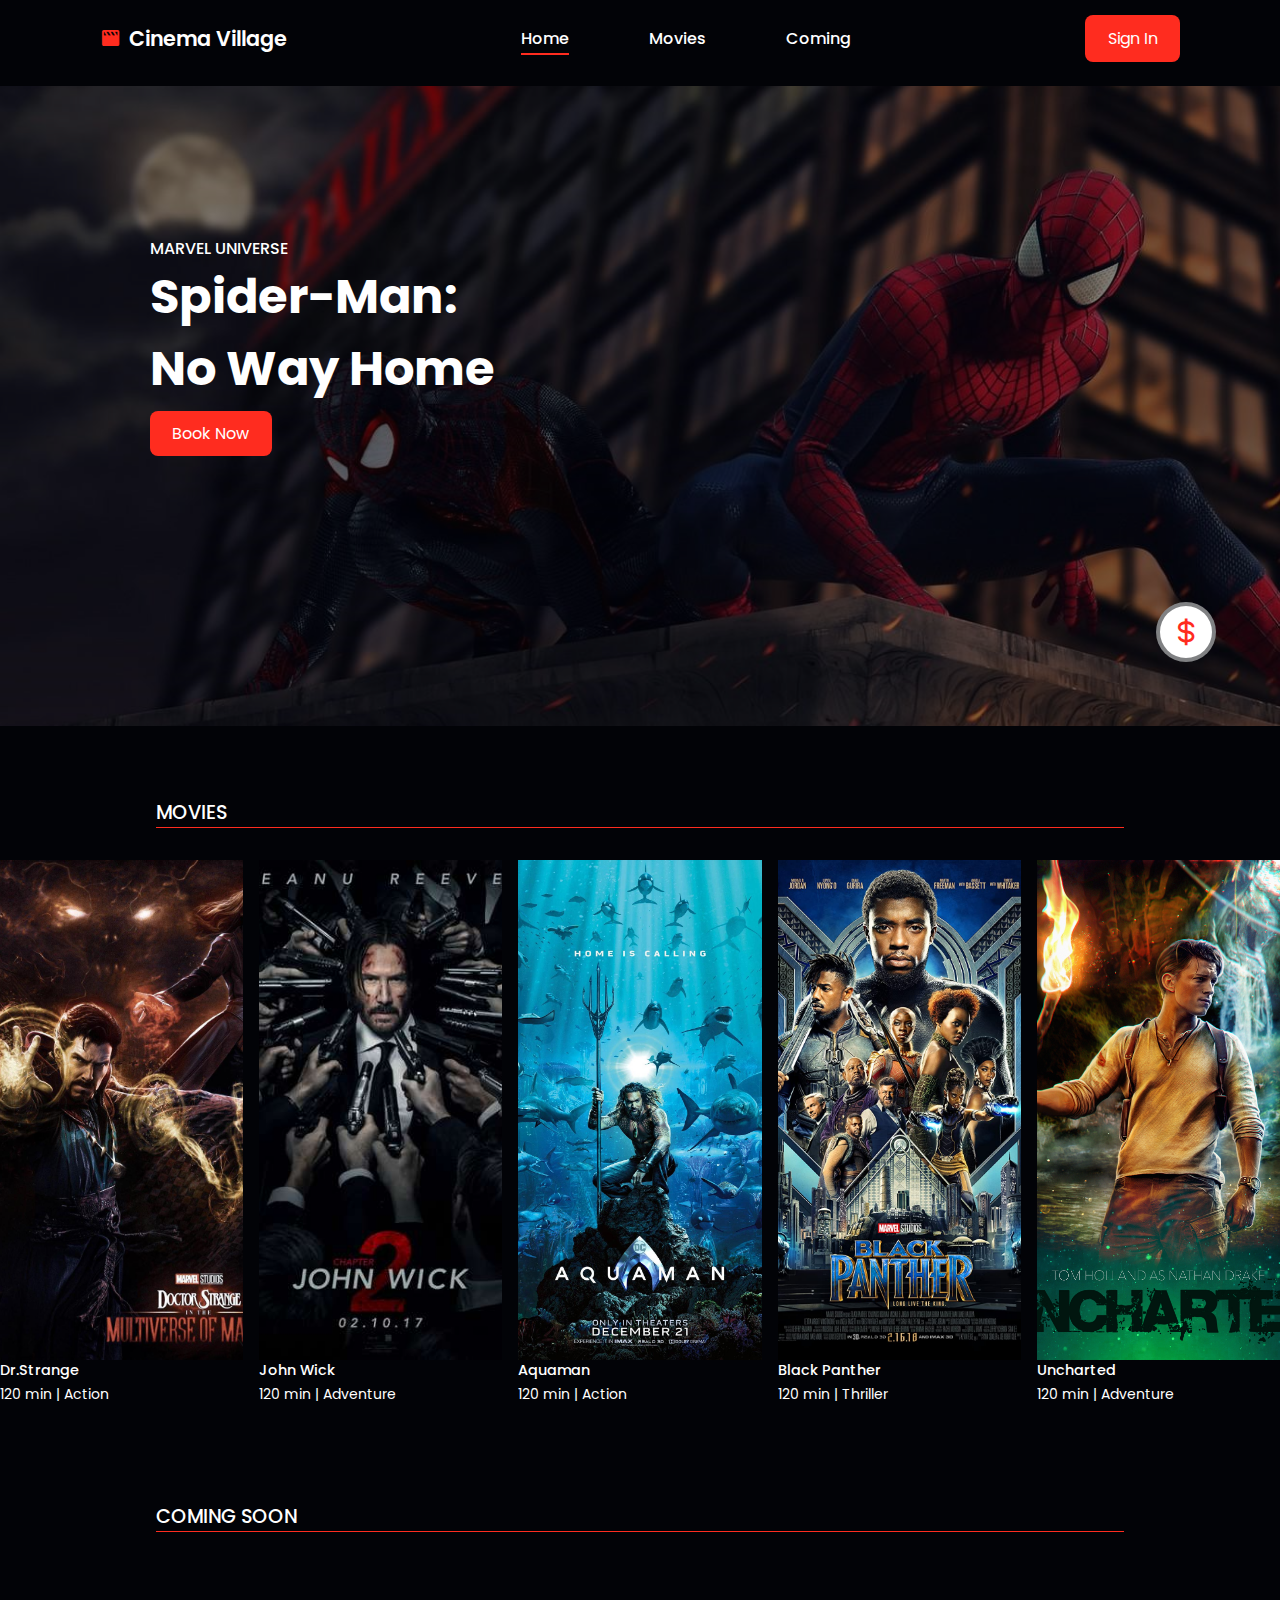
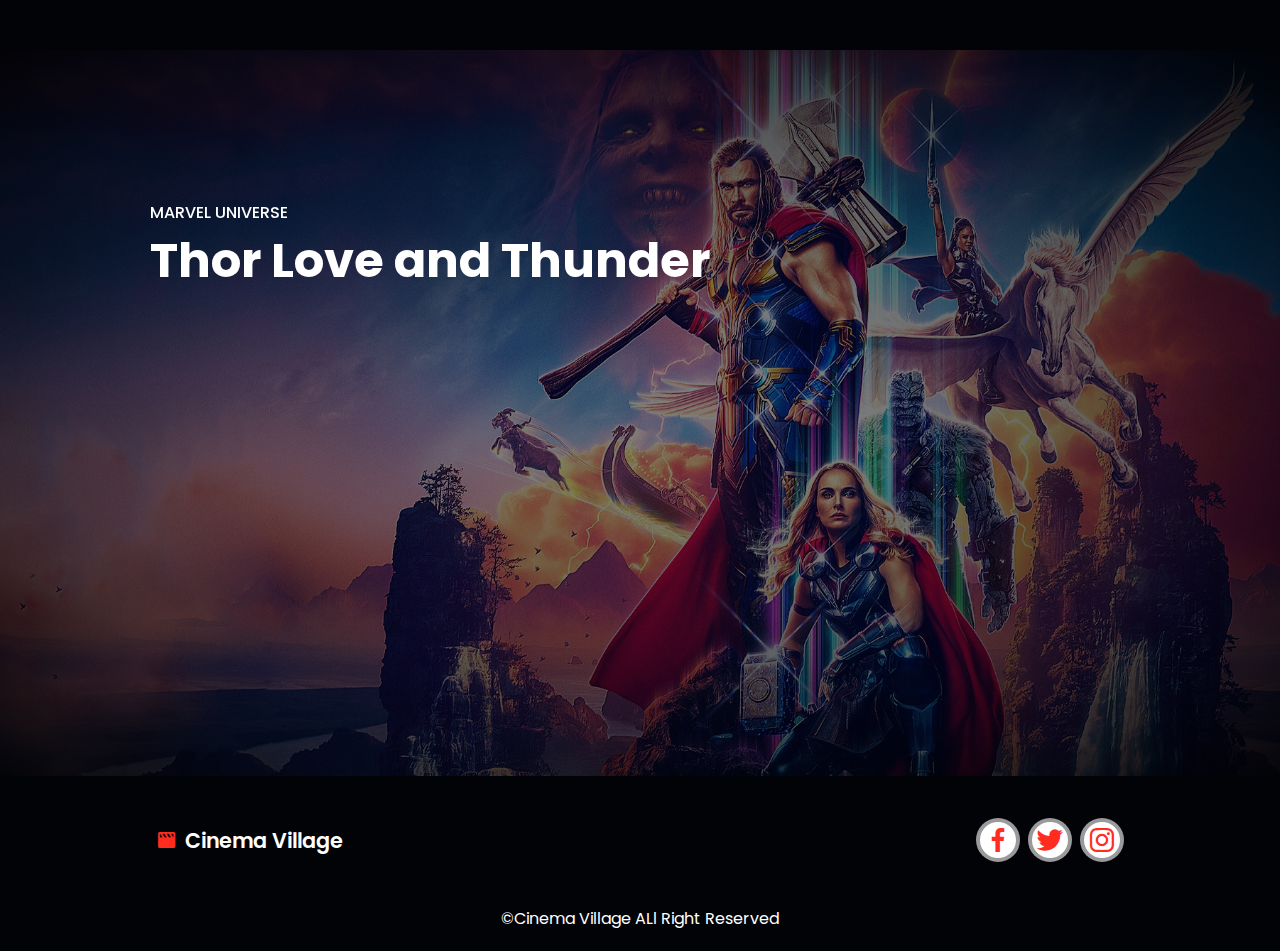
<file: home/index.html>
<!DOCTYPE html>
<html lang="en">
<head>
    <meta charset="UTF-8">
    <meta http-equiv="X-UA-Compatible" content="IE=edge">
    <meta name="viewport" content="width=device-width, initial-scale=1.0">
    <title>Cinema Village</title>
    <link rel="stylesheet" href="https://cdn.jsdelivr.net/npm/boxicons@latest/css/boxicons.min.css">
    <link rel="stylesheet" href="style.css">
      <link rel="stylesheet" href="https://cdn.jsdelivr.net/npm/swiper@9/swiper-bundle.min.css" />
</head>
<body>
    <header>
        <a href="#home" class="logo">
            <i class='bx bxs-movie' ></i>Cinema Village
        </a>
        <div class="bx bx-menu" id="menu-icon"></div>
        <ul class="navbar">
            <li><a href="#home" class="home-active">Home</a></li>
            <li><a href="#movies">Movies</a></li>
            <li><a href="#coming">Coming</a></li>
        </ul>
        <a href="login.html" class="btn">Sign In</a>
    </header>
    <section class="home swiper" id="home">
        <div class="swiper-wrapper">
            <div class="swiper-slide container">
                <img src="./img/home3.jpg" alt="">
                <div class="home-text">
                    <span>Marvel Universe</span>
                    <h1>Spider-Man: <br>No Way Home</h1>
                    <a href="booking.html" class="btn">Book Now</a>
                    <a href="spider-man.html" class="play">
                        <i class='bx bx-dollar'></i>
                    </a>
                </div>
            </div>
        </div>
    </section>
<section class="movies" id="movies">
      <h2 class="heading">Movies</h2>
      <div class="movies-container">
        <div class="box">
            <a href="dr-strange.html">
            <div class="box-img">
                <img src="./img/m1.jpg" alt="">
            </div>
            <h3>Dr.Strange</h3>
            <span>120 min | Action</span>
            </a>
        </div>
        <div class="box">
            <a href="john-wick.html">
            <div class="box-img">
                <img src="./img/m4.jpg" alt="">
            </div>
            <h3>John Wick</h3>
            <span>120 min | Adventure</span>
            </a>
        </div>
        <div class="box">
            <a href="aquman.html">
            <div class="box-img">
                <img src="./img/m5.jpg" alt="">
            </div>
            <h3>Aquaman</h3>
            <span>120 min | Action</span>
            </a>
        </div>
        <div class="box">
            <a href="panther.html">
            <div class="box-img">
                <img src="./img/m6.jpg" alt="">
            </div>
            <h3>Black Panther</h3>
            <span>120 min | Thriller</span>
            </a>
        </div>
        <div class="box">
            <a href="uncharted.html">
            <div class="box-img">
                <img src="./img/m7.jpg" alt="">
            </div>
            <h3>Uncharted</h3>
            <span>120 min | Adventure</span>
            </a>
        </div>
</section>

<section class="coming" id="coming">
    <h2 class="heading">Coming Soon</h2>
    <div class="coming-container">
        <div class="swiper-wrapper">
            <div class="swiper-slide container">
                <img src="./img/home2.png" alt="">
                <div class="home-text">
                    <span>Marvel Universe</span>
                    <h1>Thor Love and Thunder<br></h1>
                </div>
            </div>
        </div>
    </div>
</section>

<section class="footer">
    <a href="" class="logo">
        <i class="bx bxs-movie"></i>Cinema Village
    </a>
    <div class="social">
        <a href="https://www.facebook.com/facebook/?locale=pl_PL"><i class='bx bxl-facebook'></i></a>
        <a href="https://twitter.com/explore"><i class='bx bxl-twitter'></i></a>
        <a href="https://www.instagram.com/instagram/"><i class='bx bxl-instagram'></i></a>
    </div>
</section>

 <div class="copyright">
    <p>&#169;Cinema Village  ALl Right Reserved</p>
 </div>

  <script src="https://cdn.jsdelivr.net/npm/swiper@9/swiper-bundle.min.js"></script>
  <script src="main.js"></script>

</body>
</html>
</file>
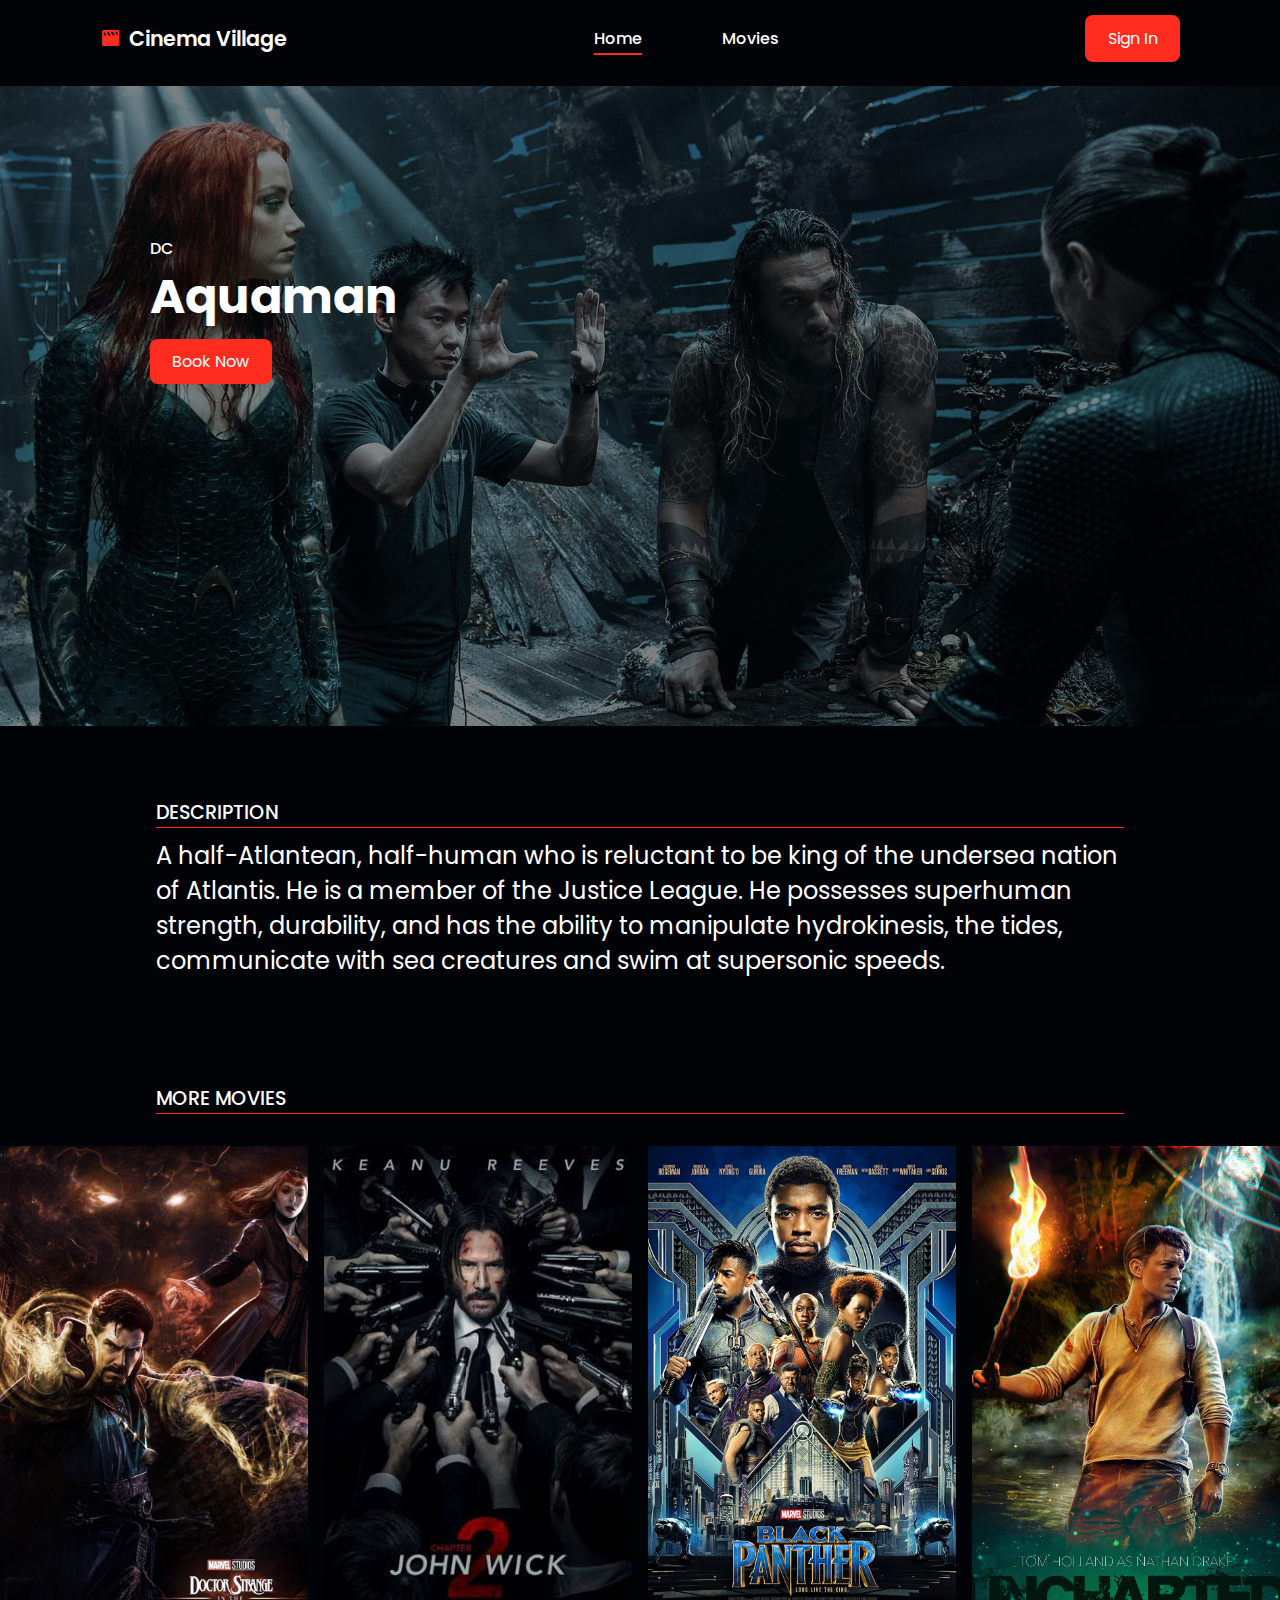
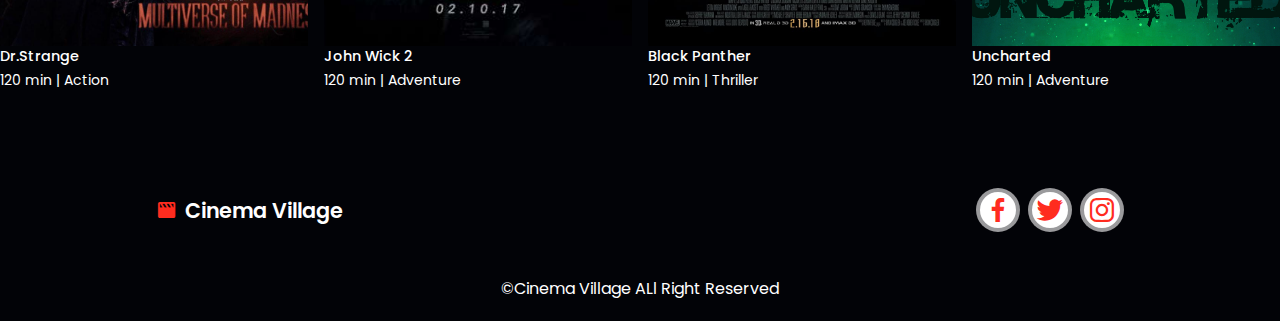
<file: home/aquman.html>
<!DOCTYPE html>
<html lang="en">
<head>
    <meta charset="UTF-8">
    <meta name="viewport" content="width=device-width, initial-scale=1.0">
    <link rel="stylesheet" href="https://cdn.jsdelivr.net/npm/boxicons@latest/css/boxicons.min.css">
    <link rel="stylesheet" href="style.css">
    <link rel="stylesheet" href="https://cdn.jsdelivr.net/npm/swiper@9/swiper-bundle.min.css" />
    <title>Document</title>
</head>
<body>
    <header>
        <a href="index.html" class="logo">
            <i class='bx bxs-movie' ></i>Cinema Village
        </a>
        <div class="bx bx-menu" id="menu-icon"></div>
        <ul class="navbar">
            <li><a href="#home" class="home-active">Home</a></li>
            <li><a href="#movies">Movies</a></li>
        </ul>
        <a href="login.html" class="btn">Sign In</a>
    </header>
    <section class="home swiper" id="home">
        <div class="swiper-wrapper">
            <div class="swiper-slide container">
                <img src="./img/aquaman.jpg" alt="">
                <div class="home-text">
                    <span>DC</span>
                    <h1>Aquaman</h1>
                    <a href="booking.html" class="btn">Book Now</a>
                </div>
            </div>
        </div>
    </section>
    <section class="desc-container">
        <h2 class="heading">Description</h2>
        <div class="desc">
            <p>A half-Atlantean, half-human who is reluctant to be king of the undersea nation of Atlantis. He is a member of the Justice League. He possesses superhuman strength, durability, and has the ability to manipulate hydrokinesis, the tides, communicate with sea creatures and swim at supersonic speeds.
            </p>
    </section>
    <section class="movies" id="movies">
        <h2 class="heading">More Movies</h2>
        <div class="movies-container">
            <div class="box">
                <div class="box-img">
                    <img src="./img/m1.jpg" alt="">
                </div>
                <h3><a href="dr-strange.html">Dr.Strange</h3>
                <span>120 min | Action</span>
                </a>
            </div>
            <div class="box">
                <div class="box-img">
                    <img src="./img/m4.jpg" alt="">
                </div>
                <h3><a href="john-wick.html">John Wick 2</h3>
                <span>120 min | Adventure</span>
                </a>
            </div>
          <div class="box">
              <div class="box-img">
                  <img src="./img/m6.jpg" alt="">
              </div>
              <h3><a href="panther.html">Black Panther</h3>
                <span>120 min | Thriller</span>
                </a>
          </div>
          <div class="box">
              <div class="box-img">
                  <img src="./img/m7.jpg" alt="">
              </div>
              <h3><a href="uncharted.html">Uncharted</h3>
                <span>120 min | Adventure</span>
                </a>
          </div>
  </section>
  <section class="footer">
    <a href="" class="logo">
        <i class="bx bxs-movie"></i>Cinema Village
    </a>
    <div class="social">
        <a href="https://www.facebook.com/facebook/?locale=pl_PL"><i class='bx bxl-facebook'></i></a>
        <a href="https://twitter.com/explore"><i class='bx bxl-twitter'></i></a>
        <a href="https://www.instagram.com/instagram/"><i class='bx bxl-instagram'></i></a>
    </div>
</section>

 <div class="copyright">
    <p>&#169;Cinema Village  ALl Right Reserved</p>
 </div>

  <script src="https://cdn.jsdelivr.net/npm/swiper@9/swiper-bundle.min.js"></script>
  <script src="main.js"></script>
</body>
</html>
</file>
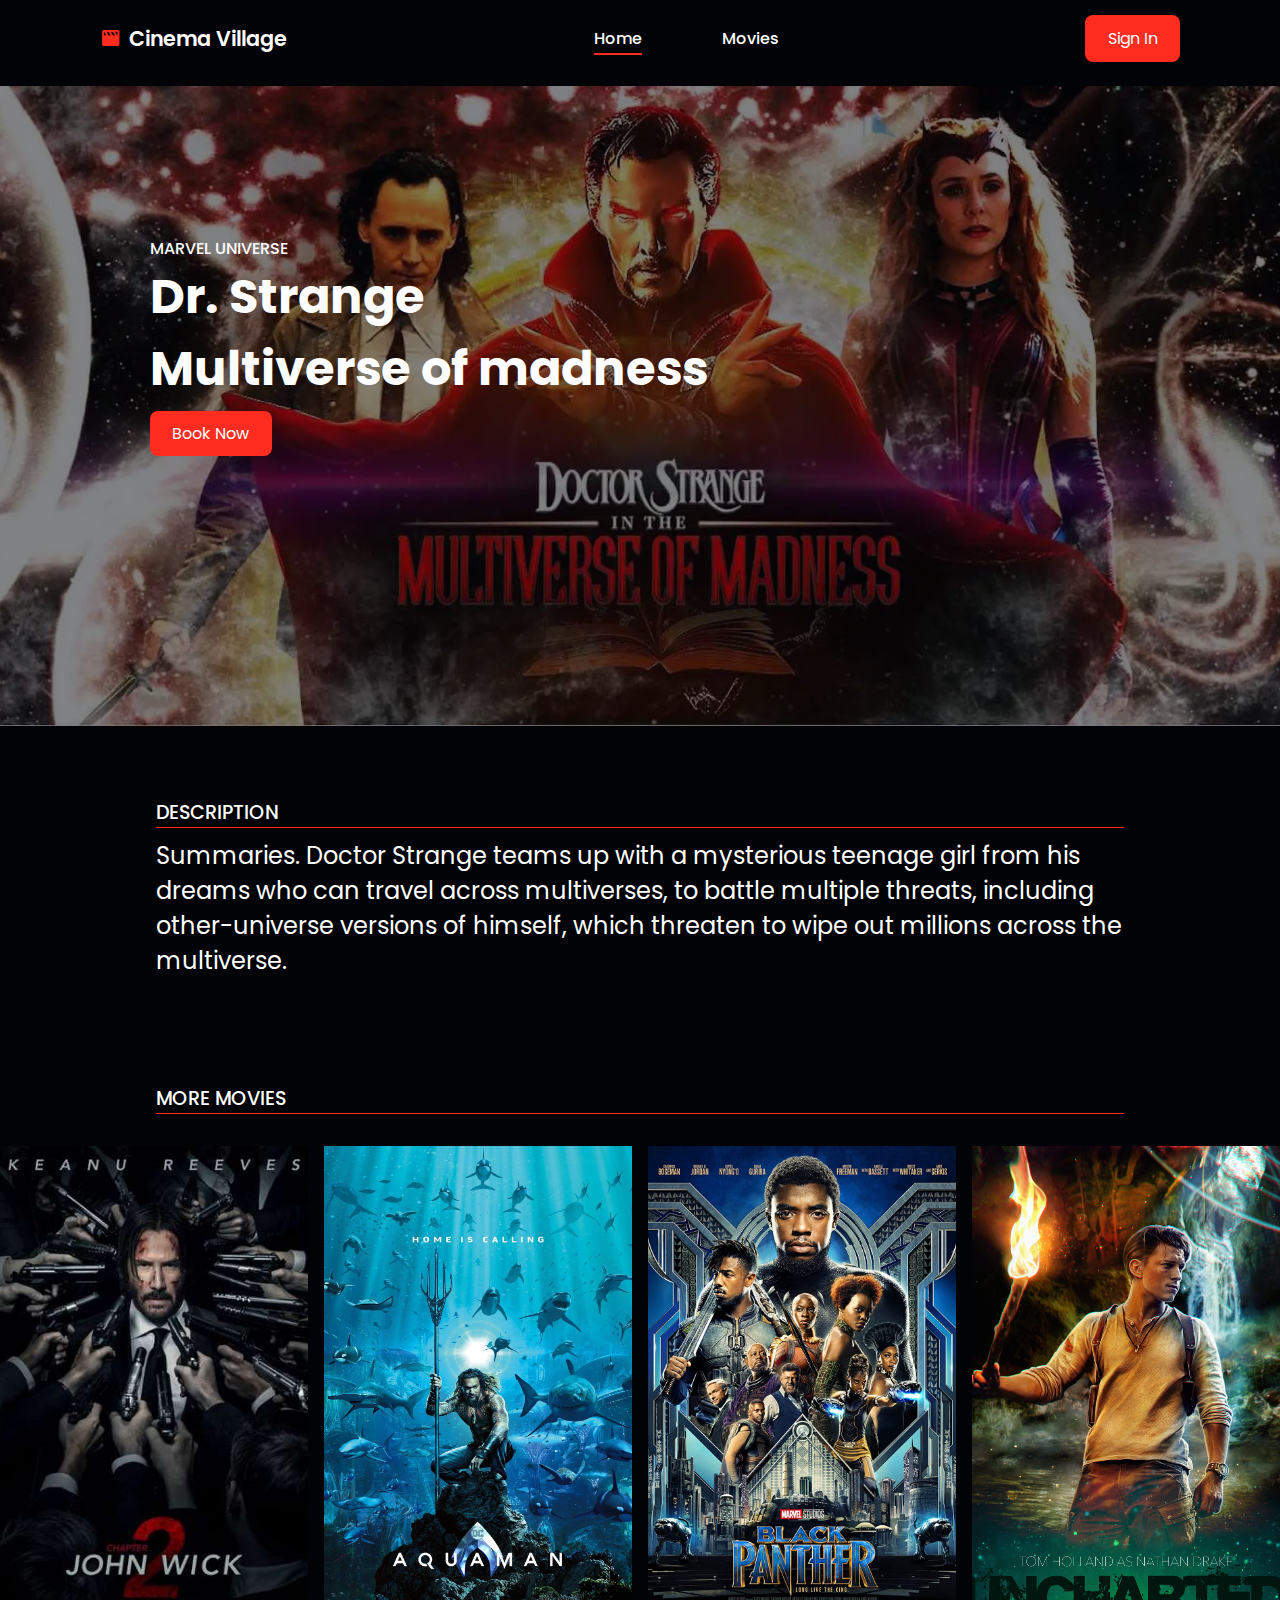
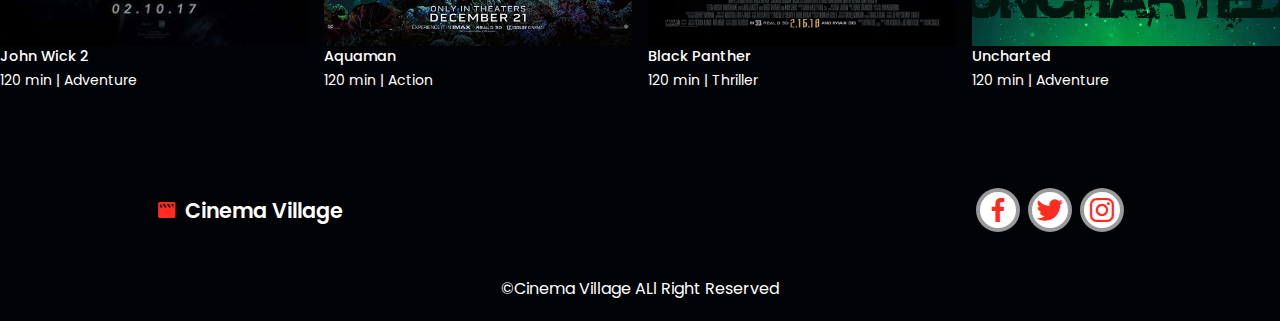
<file: home/dr-strange.html>
<!DOCTYPE html>
<html lang="en">
<head>
    <meta charset="UTF-8">
    <meta name="viewport" content="width=device-width, initial-scale=1.0">
    <link rel="stylesheet" href="https://cdn.jsdelivr.net/npm/boxicons@latest/css/boxicons.min.css">
    <link rel="stylesheet" href="style.css">
    <link rel="stylesheet" href="https://cdn.jsdelivr.net/npm/swiper@9/swiper-bundle.min.css" />
    <title>Document</title>
</head>
<body>
    <header>
        <a href="index.html" class="logo">
            <i class='bx bxs-movie' ></i>Cinema Village
        </a>
        <div class="bx bx-menu" id="menu-icon"></div>
        <ul class="navbar">
            <li><a href="#home" class="home-active">Home</a></li>
            <li><a href="#movies">Movies</a></li>
        </ul>
        <a href="login.html" class="btn">Sign In</a>
    </header>
    <section class="home swiper" id="home">
        <div class="swiper-wrapper">
            <div class="swiper-slide container">
                <img src="./img/multiverse.webp" alt="">
                <div class="home-text">
                    <span>Marvel Universe</span>
                    <h1>Dr. Strange <br>Multiverse of madness</h1>
                    <a href="booking.html" class="btn">Book Now</a>
                </div>
            </div>
        </div>
    </section>
    <section class="desc-container">
        <h2 class="heading">Description</h2>
        <div class="desc">
            <p>Summaries. Doctor Strange teams up with a mysterious teenage girl from his dreams who can travel across multiverses, to battle multiple threats, including other-universe versions of himself, which threaten to wipe out millions across the multiverse.</p>
        </div>
    </section>
    <section class="movies" id="movies">
        <h2 class="heading">More Movies</h2>
        <div class="movies-container">
          <div class="box">
              <div class="box-img">
                  <img src="./img/m4.jpg" alt="">
              </div>
              <h3><a href="john-wick.html">John Wick 2</h3>
              <span>120 min | Adventure</span>
              </a>
          </div>
          <div class="box">
              <div class="box-img">
                  <img src="./img/m5.jpg" alt="">
              </div>
              <h3><a href="aquman.html">Aquaman</h3>
                <span>120 min | Action</span>
                </a>
          </div>
          <div class="box">
              <div class="box-img">
                  <img src="./img/m6.jpg" alt="">
              </div>
              <h3><a href="panther.html">Black Panther</h3>
                <span>120 min | Thriller</span>
                </a>
          </div>
          <div class="box">
              <div class="box-img">
                  <img src="./img/m7.jpg" alt="">
              </div>
              <h3><a href="uncharted.html">Uncharted</h3>
                <span>120 min | Adventure</span>
                </a>
          </div>
  </section>
  <section class="footer">
    <a href="" class="logo">
        <i class="bx bxs-movie"></i>Cinema Village
    </a>
    <div class="social">
        <a href="https://www.facebook.com/facebook/?locale=pl_PL"><i class='bx bxl-facebook'></i></a>
        <a href="https://twitter.com/explore"><i class='bx bxl-twitter'></i></a>
        <a href="https://www.instagram.com/instagram/"><i class='bx bxl-instagram'></i></a>
    </div>
</section>

 <div class="copyright">
    <p>&#169;Cinema Village  ALl Right Reserved</p>
 </div>

  <script src="https://cdn.jsdelivr.net/npm/swiper@9/swiper-bundle.min.js"></script>
  <script src="main.js"></script>
</body>
</html>
</file>
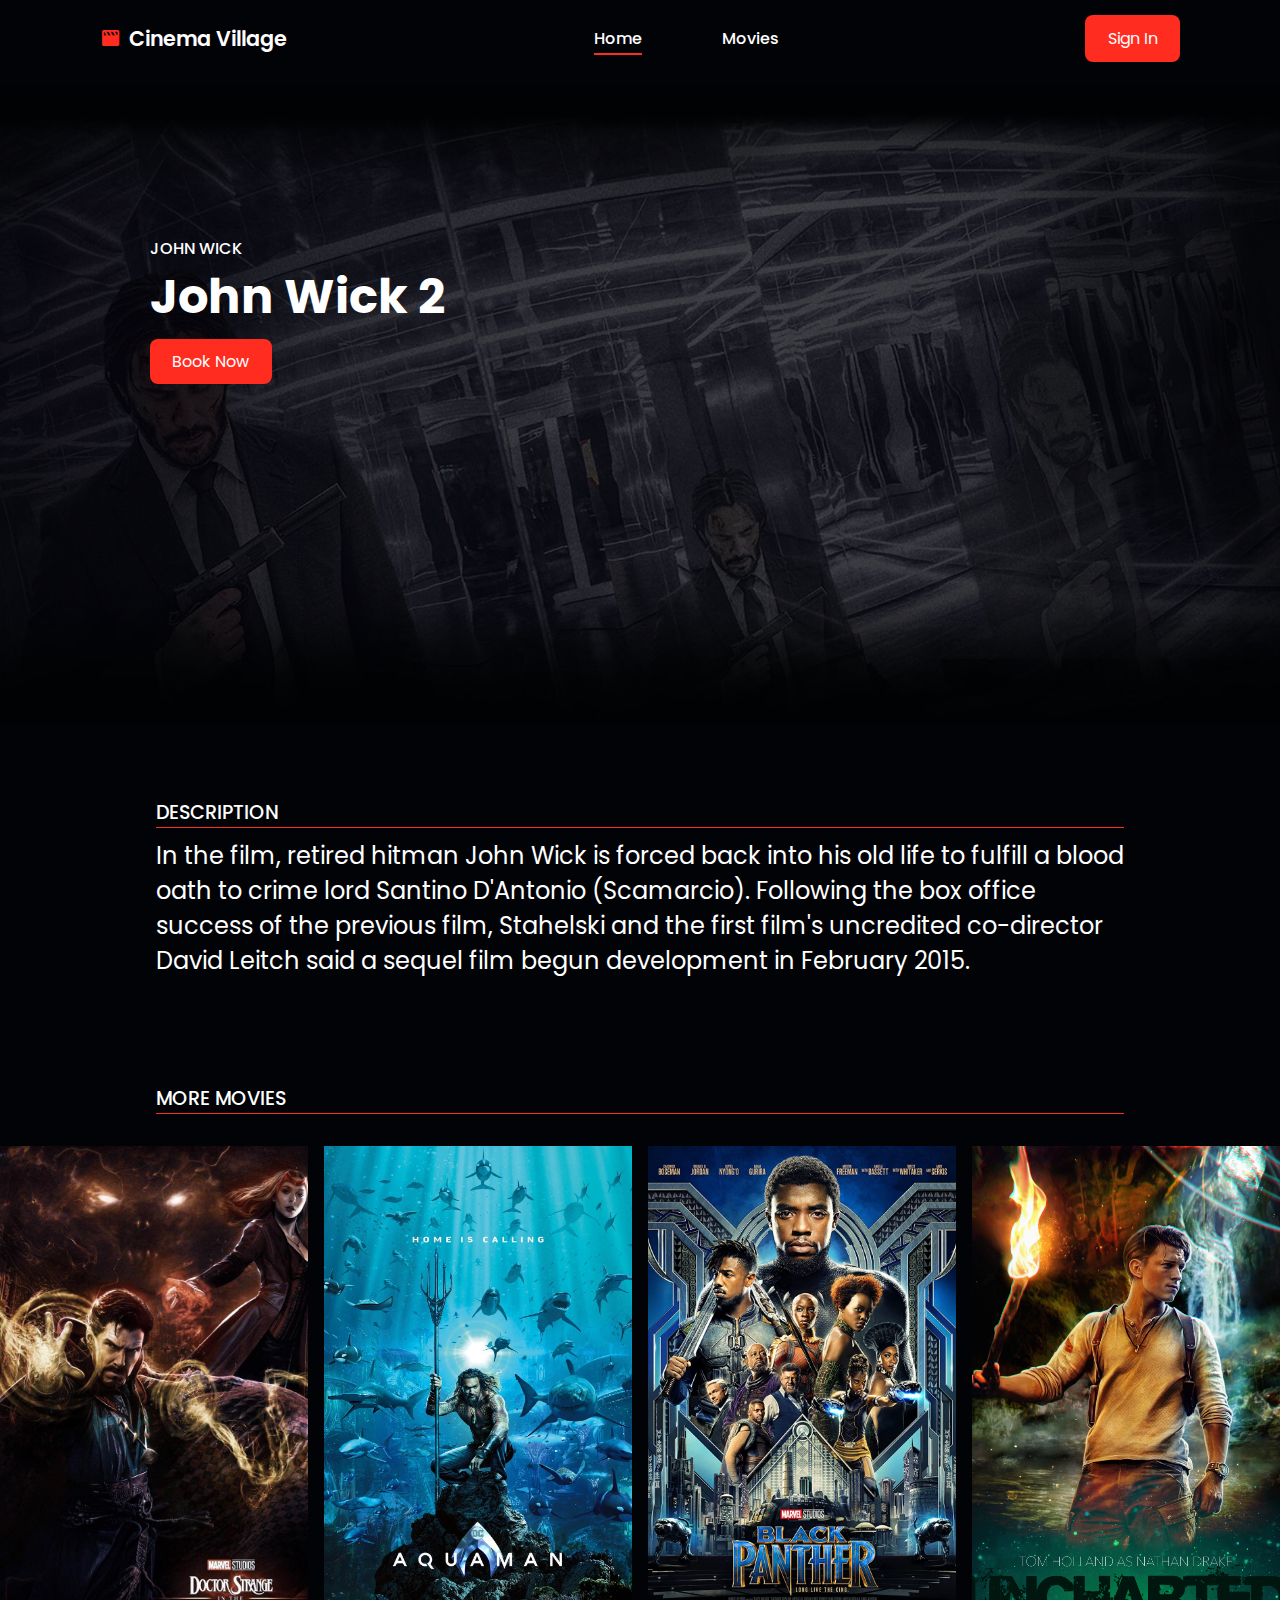
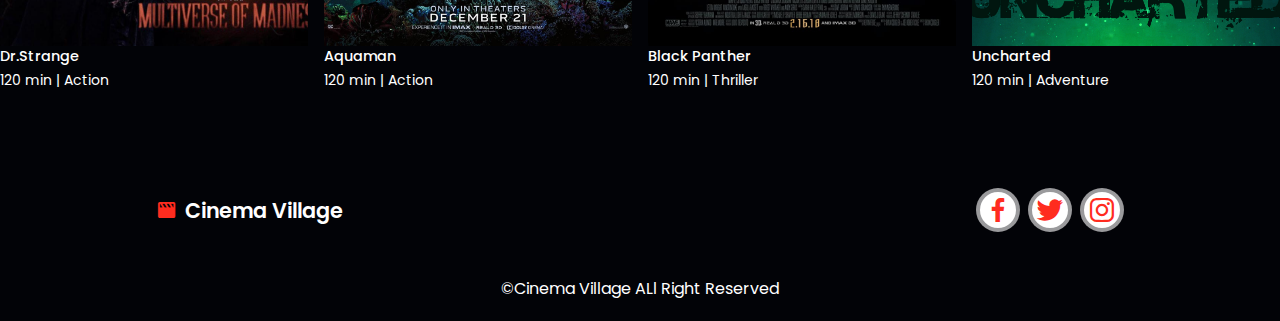
<file: home/john-wick.html>
<!DOCTYPE html>
<html lang="en">
<head>
    <meta charset="UTF-8">
    <meta name="viewport" content="width=device-width, initial-scale=1.0">
    <link rel="stylesheet" href="https://cdn.jsdelivr.net/npm/boxicons@latest/css/boxicons.min.css">
    <link rel="stylesheet" href="style.css">
    <link rel="stylesheet" href="https://cdn.jsdelivr.net/npm/swiper@9/swiper-bundle.min.css" />
    <title>Document</title>
</head>
<body>
    <header>
        <a href="index.html" class="logo">
            <i class='bx bxs-movie' ></i>Cinema Village
        </a>
        <div class="bx bx-menu" id="menu-icon"></div>
        <ul class="navbar">
            <li><a href="#home" class="home-active">Home</a></li>
            <li><a href="#movies">Movies</a></li>
        </ul>
        <a href="login.html" class="btn">Sign In</a>
    </header>
    <section class="home swiper" id="home">
        <div class="swiper-wrapper">
            <div class="swiper-slide container">
                <img src="./img/wick.jpg" alt="">
                <div class="home-text">
                    <span>John wick</span>
                    <h1>John Wick 2</h1>
                    <a href="booking.html" class="btn">Book Now</a>
                </div>
            </div>
        </div>
    </section>
    <section class="desc-container">
        <h2 class="heading">Description</h2>
        <div class="desc">
            <p>In the film, retired hitman John Wick is forced back into his old life to fulfill a blood oath to crime lord Santino D'Antonio (Scamarcio). Following the box office success of the previous film, Stahelski and the first film's uncredited co-director David Leitch said a sequel film begun development in February 2015.</p>
        </div>
    </section>
    <section class="movies" id="movies">
        <h2 class="heading">More Movies</h2>
        <div class="movies-container">
            <div class="box">
                <div class="box-img">
                    <img src="./img/m1.jpg" alt="">
                </div>
                <h3><a href="dr-strange.html">Dr.Strange</h3>
                <span>120 min | Action</span>
                </a>
            </div>
          <div class="box">
              <div class="box-img">
                  <img src="./img/m5.jpg" alt="">
              </div>
              <h3><a href="aquman.html">Aquaman</h3>
                <span>120 min | Action</span>
                </a>
          </div>
          <div class="box">
              <div class="box-img">
                  <img src="./img/m6.jpg" alt="">
              </div>
              <h3><a href="panther.html">Black Panther</h3>
                <span>120 min | Thriller</span>
                </a>
          </div>
          <div class="box">
              <div class="box-img">
                  <img src="./img/m7.jpg" alt="">
              </div>
              <h3><a href="uncharted.html">Uncharted</h3>
                <span>120 min | Adventure</span>
                </a>
          </div>
  </section>
  <section class="footer">
    <a href="" class="logo">
        <i class="bx bxs-movie"></i>Cinema Village
    </a>
    <div class="social">
        <a href="https://www.facebook.com/facebook/?locale=pl_PL"><i class='bx bxl-facebook'></i></a>
        <a href="https://twitter.com/explore"><i class='bx bxl-twitter'></i></a>
        <a href="https://www.instagram.com/instagram/"><i class='bx bxl-instagram'></i></a>
    </div>
</section>

 <div class="copyright">
    <p>&#169;Cinema Village  ALl Right Reserved</p>
 </div>

  <script src="https://cdn.jsdelivr.net/npm/swiper@9/swiper-bundle.min.js"></script>
  <script src="main.js"></script>
</body>
</html>
</file>
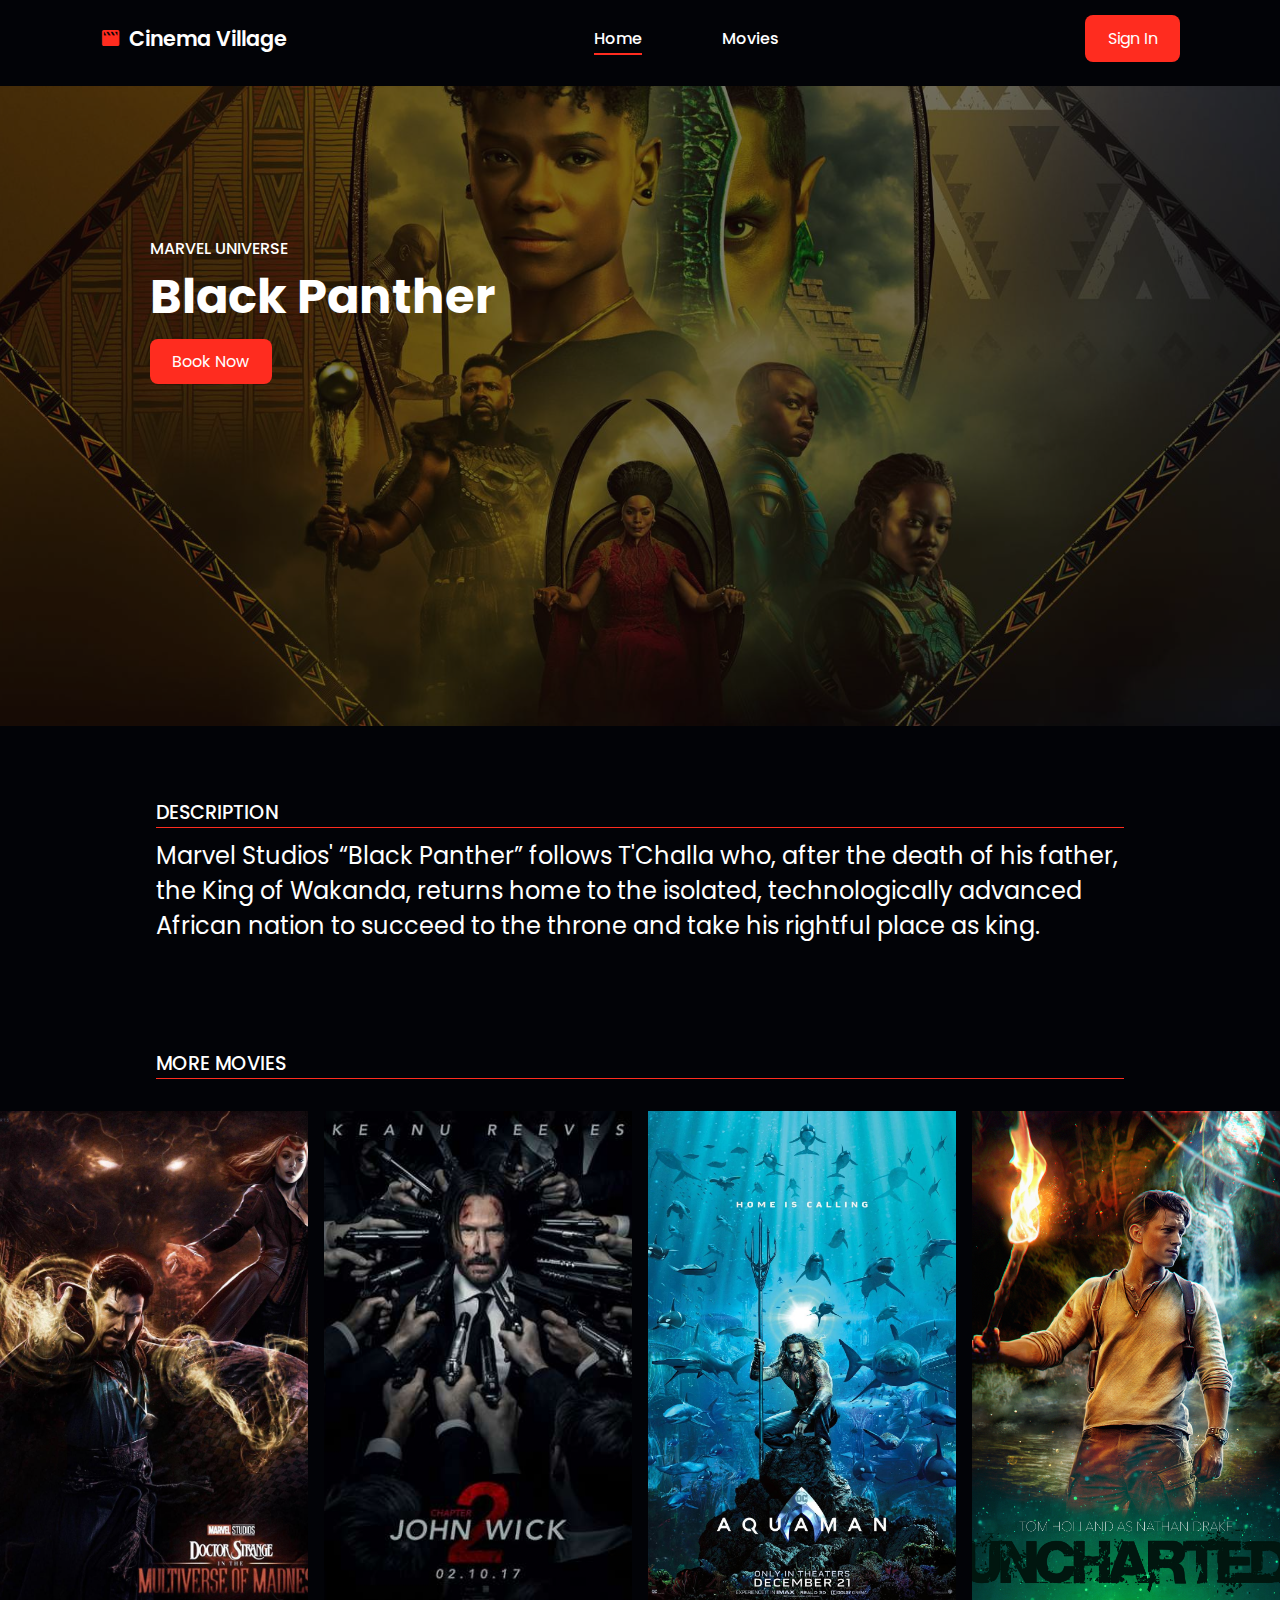
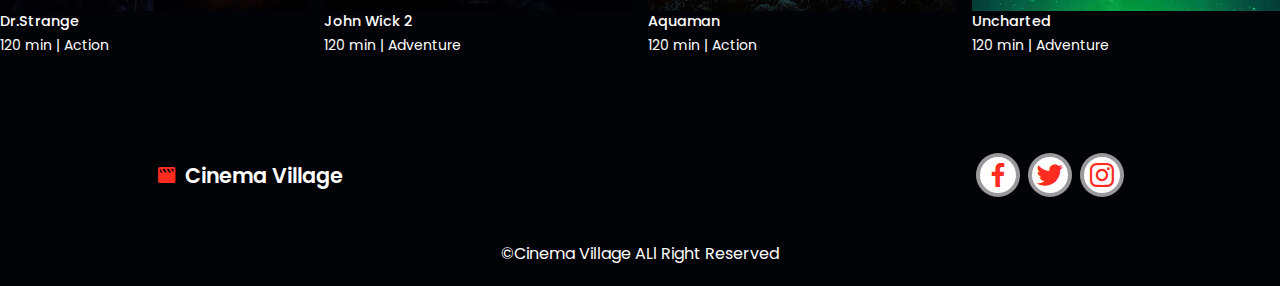
<file: home/panther.html>
<!DOCTYPE html>
<html lang="en">
<head>
    <meta charset="UTF-8">
    <meta name="viewport" content="width=device-width, initial-scale=1.0">
    <link rel="stylesheet" href="https://cdn.jsdelivr.net/npm/boxicons@latest/css/boxicons.min.css">
    <link rel="stylesheet" href="style.css">
    <link rel="stylesheet" href="https://cdn.jsdelivr.net/npm/swiper@9/swiper-bundle.min.css" />
    <title>Document</title>
</head>
<body>
    <header>
        <a href="index.html" class="logo">
            <i class='bx bxs-movie' ></i>Cinema Village
        </a>
        <div class="bx bx-menu" id="menu-icon"></div>
        <ul class="navbar">
            <li><a href="#home" class="home-active">Home</a></li>
            <li><a href="#movies">Movies</a></li>
        </ul>
        <a href="login.html" class="btn">Sign In</a>
    </header>
    <section class="home swiper" id="home">
        <div class="swiper-wrapper">
            <div class="swiper-slide container">
                <img src="./img/black-panther.jpg" alt="">
                <div class="home-text">
                    <span>Marvel Universe</span>
                    <h1>Black Panther</h1>
                    <a href="booking.html" class="btn">Book Now</a>
                </div>
            </div>
        </div>
    </section>
    <section class="desc-container">
        <h2 class="heading">Description</h2>
        <div class="desc">
            <p>Marvel Studios' “Black Panther” follows T'Challa who, after the death of his father, the King of Wakanda, returns home to the isolated, technologically advanced African nation to succeed to the throne and take his rightful place as king.
            </p>
    </section>
    <section class="movies" id="movies">
        <h2 class="heading">More Movies</h2>
        <div class="movies-container">
            <div class="box">
                <div class="box-img">
                    <img src="./img/m1.jpg" alt="">
                </div>
                <h3><a href="dr-strange.html">Dr.Strange</h3>
                <span>120 min | Action</span>
                </a>
            </div>
            <div class="box">
                <div class="box-img">
                    <img src="./img/m4.jpg" alt="">
                </div>
                <h3><a href="john-wick.html">John Wick 2</h3>
                <span>120 min | Adventure</span>
                </a>
            </div>
            <div class="box">
                <div class="box-img">
                    <img src="./img/m5.jpg" alt="">
                </div>
                <h3><a href="aquman.html">Aquaman</h3>
                    <span>120 min | Action</span>
                    </a>
                </div>
          <div class="box">
              <div class="box-img">
                  <img src="./img/m7.jpg" alt="">
              </div>
              <h3><a href="uncharted.html">Uncharted</h3>
                <span>120 min | Adventure</span>
                </a>
          </div>
  </section>
  <section class="footer">
    <a href="" class="logo">
        <i class="bx bxs-movie"></i>Cinema Village
    </a>
    <div class="social">
        <a href="https://www.facebook.com/facebook/?locale=pl_PL"><i class='bx bxl-facebook'></i></a>
        <a href="https://twitter.com/explore"><i class='bx bxl-twitter'></i></a>
        <a href="https://www.instagram.com/instagram/"><i class='bx bxl-instagram'></i></a>
    </div>
</section>

 <div class="copyright">
    <p>&#169;Cinema Village  ALl Right Reserved</p>
 </div>

  <script src="https://cdn.jsdelivr.net/npm/swiper@9/swiper-bundle.min.js"></script>
  <script src="main.js"></script>
</body>
</html>
</file>
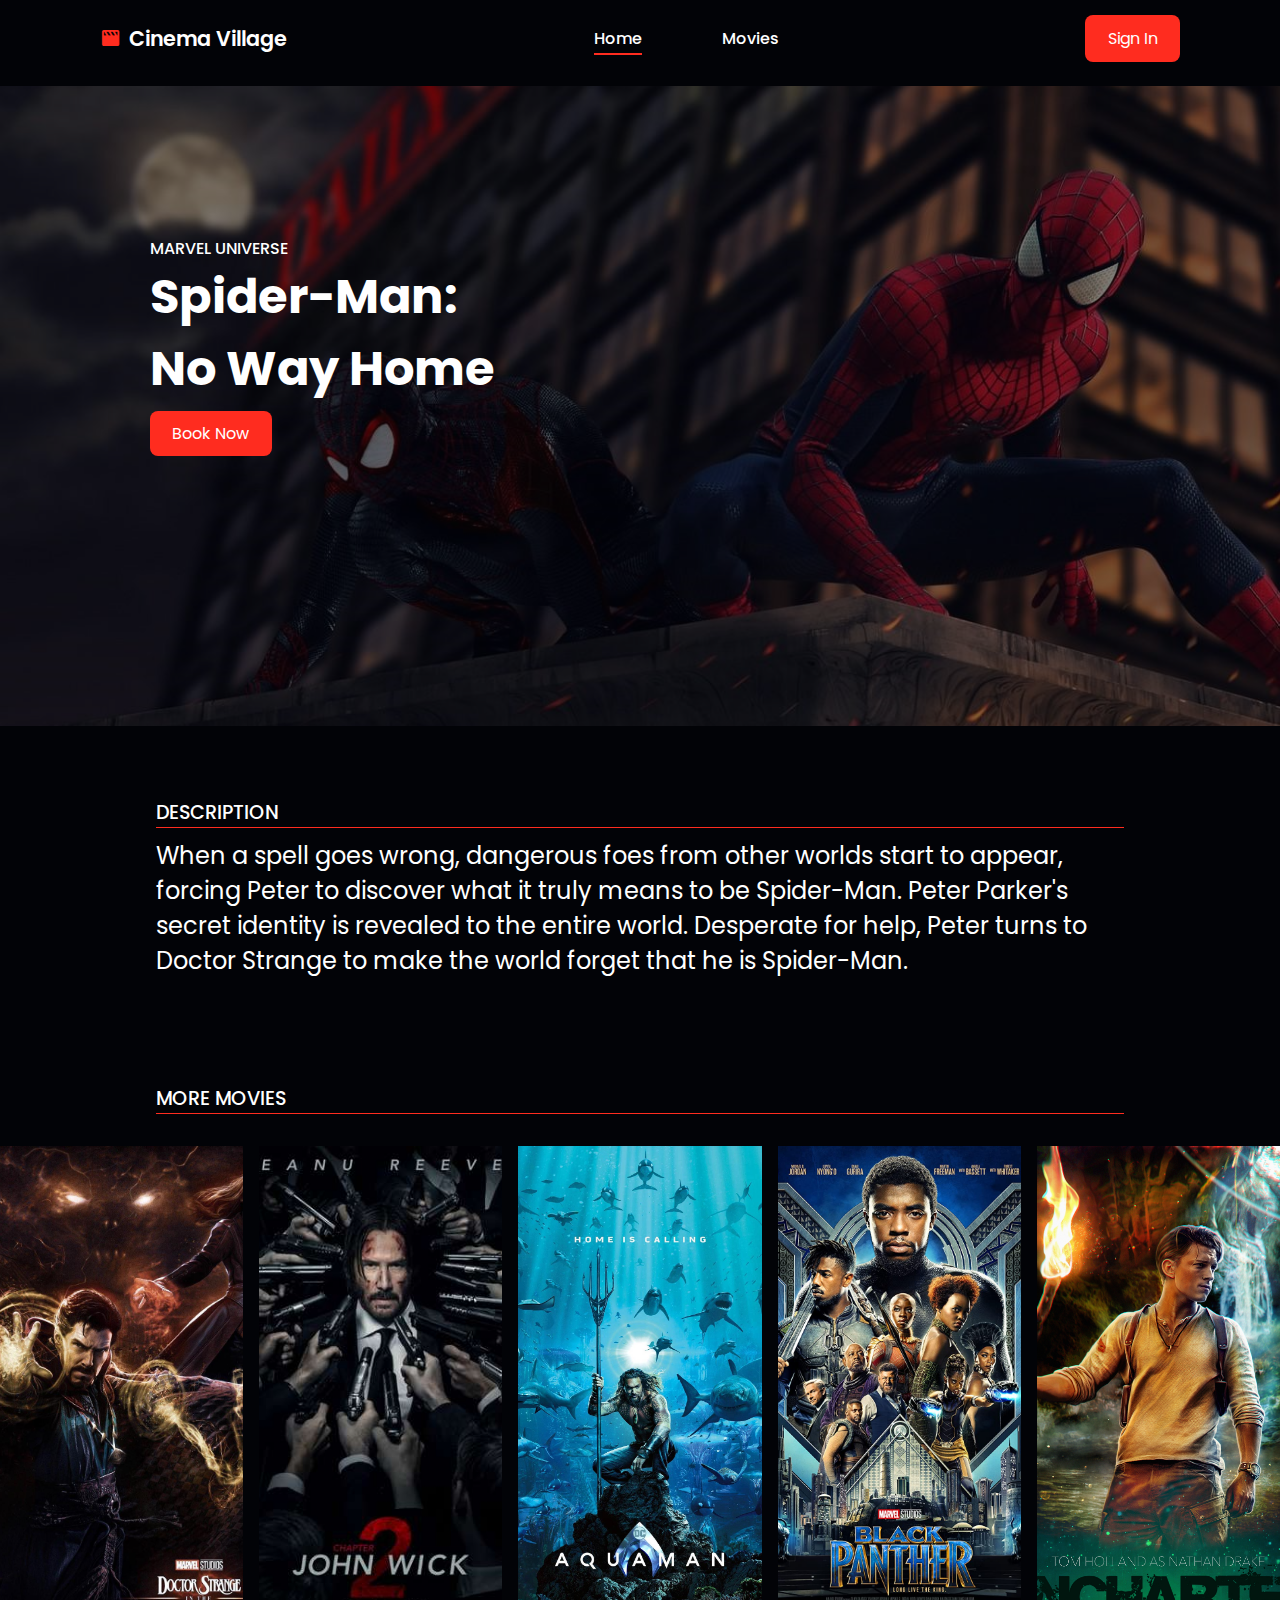
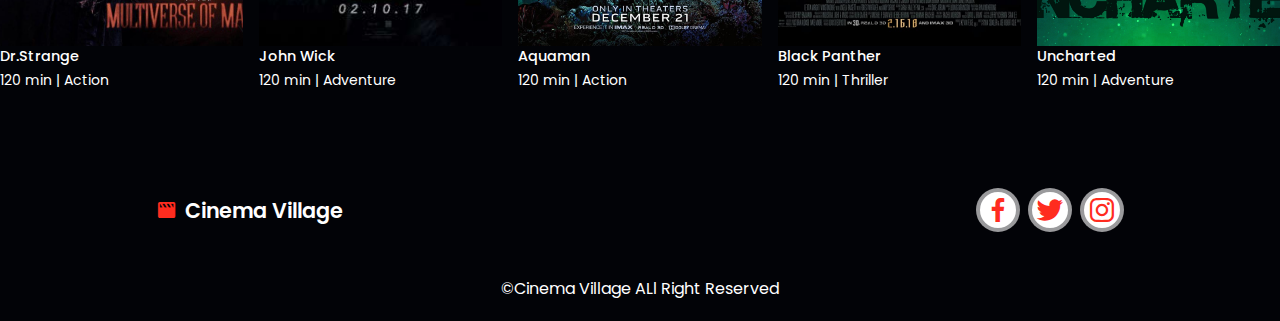
<file: home/spider-man.html>
<!DOCTYPE html>
<html lang="en">
<head>
    <meta charset="UTF-8">
    <meta name="viewport" content="width=device-width, initial-scale=1.0">
    <link rel="stylesheet" href="https://cdn.jsdelivr.net/npm/boxicons@latest/css/boxicons.min.css">
    <link rel="stylesheet" href="style.css">
      <link rel="stylesheet" href="https://cdn.jsdelivr.net/npm/swiper@9/swiper-bundle.min.css" />
    <title>Document</title>
</head>
<body>
    <header>
        <a href="index.html" class="logo">
            <i class='bx bxs-movie' ></i>Cinema Village
        </a>
        <div class="bx bx-menu" id="menu-icon"></div>
        <ul class="navbar">
            <li><a href="#home" class="home-active">Home</a></li>
            <li><a href="#movies">Movies</a></li>
        </ul>
        <a href="login.html" class="btn">Sign In</a>
    </header>
    <section class="home swiper" id="home">
        <div class="swiper-wrapper">
            <div class="swiper-slide container">
                <img src="./img/home3.jpg" alt="">
                <div class="home-text">
                    <span>Marvel Universe</span>
                    <h1>Spider-Man: <br>No Way Home</h1>
                    <a href="booking.html" class="btn">Book Now</a>
                </div>
            </div>
        </div>
    </section>
    <section class="desc-container">
        <h2 class="heading">Description</h2>
        <div class="desc">
            <p>When a spell goes wrong, dangerous foes from other worlds start to appear, forcing Peter to discover what it truly means to be Spider-Man. Peter Parker's secret identity is revealed to the entire world. Desperate for help, Peter turns to Doctor Strange to make the world forget that he is Spider-Man.</p>
        </div>
    </section>
    <section class="movies" id="movies">
        <h2 class="heading">More Movies</h2>
        <div class="movies-container">
          <div class="box">
              <div class="box-img">
                  <img src="./img/m1.jpg" alt="">
              </div>
              <h3><a href="dr-strange.html">Dr.Strange</h3>
              <span>120 min | Action</span>
              </a>
          </div>
          <div class="box">
              <div class="box-img">
                  <img src="./img/m4.jpg" alt="">
              </div>
              <h3><a href="john-wick.html">John Wick</h3>
              <span>120 min | Adventure</span>
              </a>
          </div>
          <div class="box">
              <div class="box-img">
                  <img src="./img/m5.jpg" alt="">
              </div>
              <h3><a href="aquman.html">Aquaman</h3>
                <span>120 min | Action</span>
                </a>
          </div>
          <div class="box">
              <div class="box-img">
                  <img src="./img/m6.jpg" alt="">
              </div>
              <h3><a href="panther.htm">Black Panther</h3>
                <span>120 min | Thriller</span>
                </a>
          </div>
          <div class="box">
              <div class="box-img">
                  <img src="./img/m7.jpg" alt="">
              </div>
              <h3><a href="uncharted.html">Uncharted</h3>
                <span>120 min | Adventure</span>
                </a>
          </div>
  </section>
  <section class="footer">
    <a href="" class="logo">
        <i class="bx bxs-movie"></i>Cinema Village
    </a>
    <div class="social">
        <a href="https://www.facebook.com/facebook/?locale=pl_PL"><i class='bx bxl-facebook'></i></a>
        <a href="https://twitter.com/explore"><i class='bx bxl-twitter'></i></a>
        <a href="https://www.instagram.com/instagram/"><i class='bx bxl-instagram'></i></a>
    </div>
</section>

 <div class="copyright">
    <p>&#169;Cinema Village  ALl Right Reserved</p>
 </div>

  <script src="https://cdn.jsdelivr.net/npm/swiper@9/swiper-bundle.min.js"></script>
  <script src="main.js"></script>
</body>
</html>
</file>
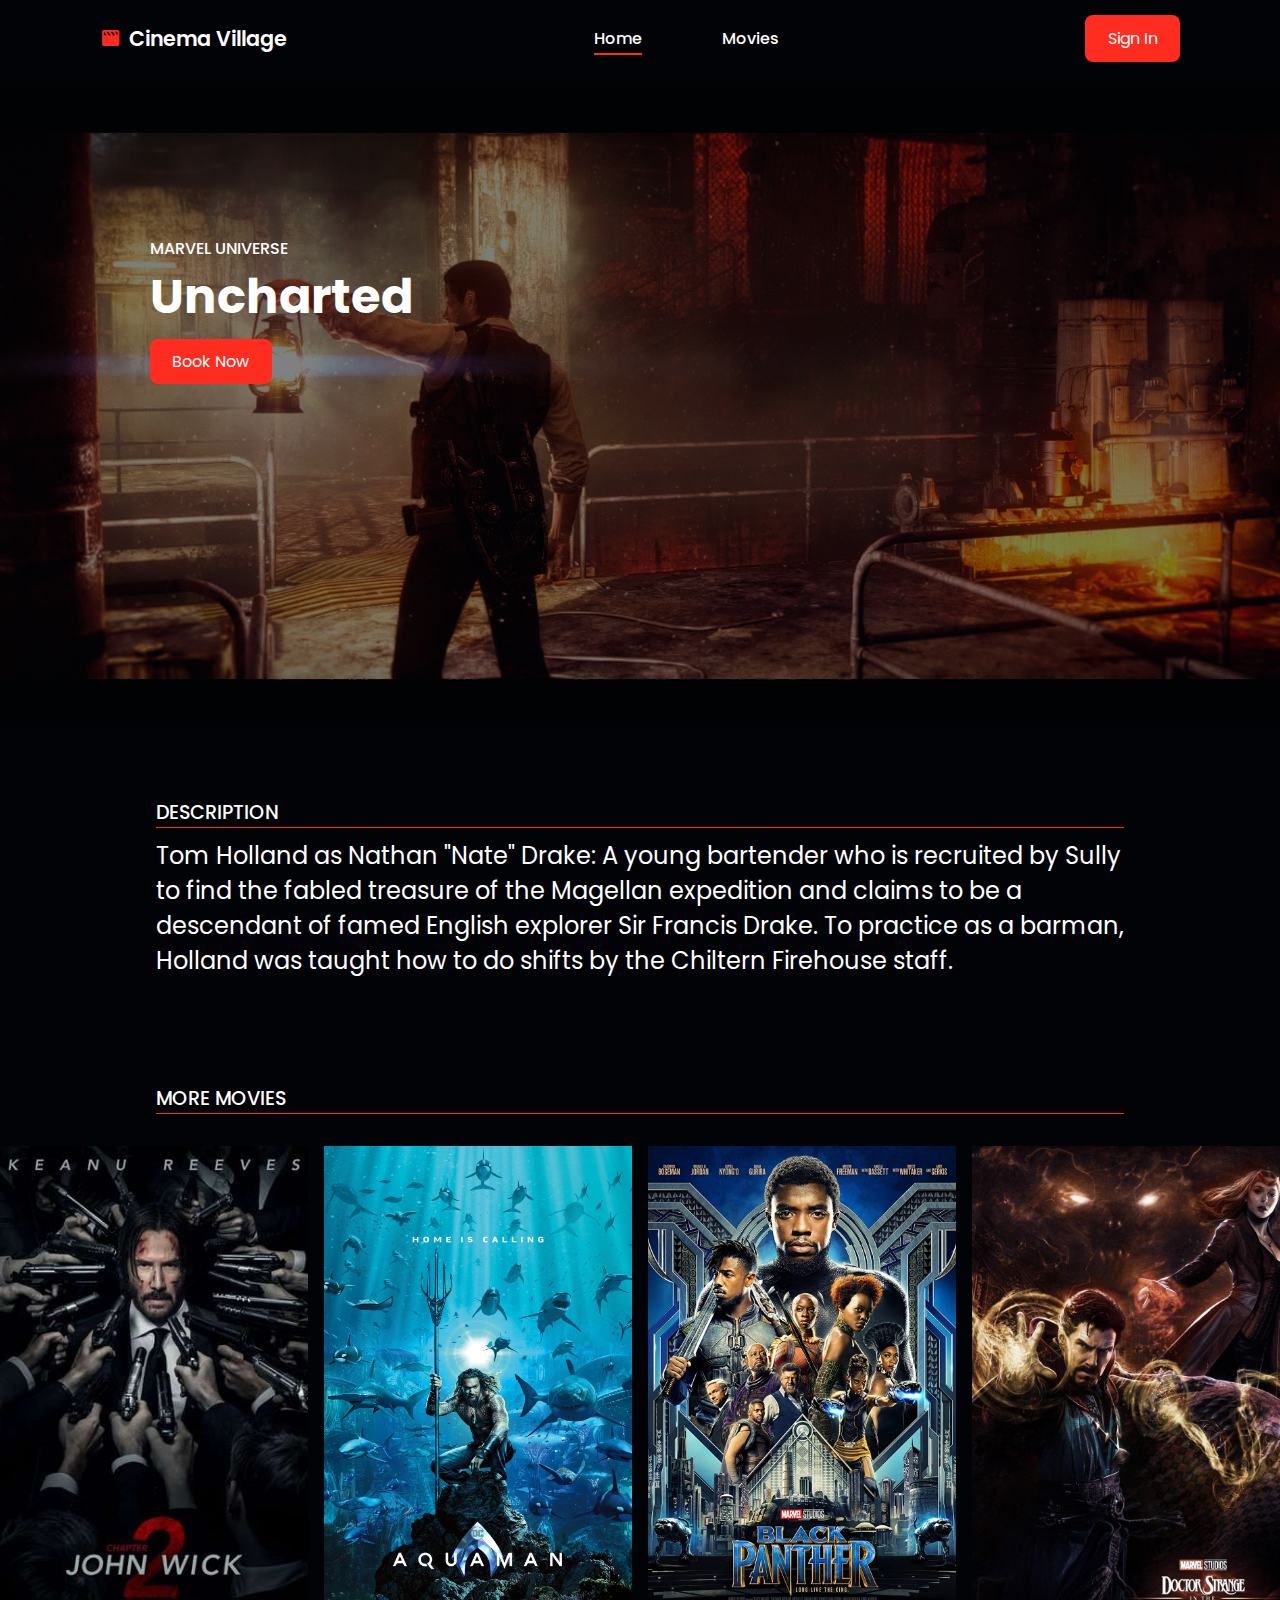
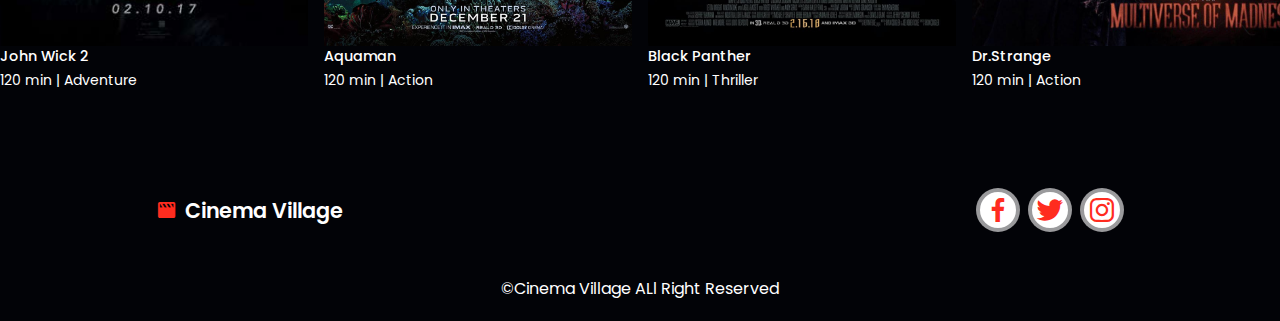
<file: home/uncharted.html>
<!DOCTYPE html>
<html lang="en">
<head>
    <meta charset="UTF-8">
    <meta name="viewport" content="width=device-width, initial-scale=1.0">
    <link rel="stylesheet" href="https://cdn.jsdelivr.net/npm/boxicons@latest/css/boxicons.min.css">
    <link rel="stylesheet" href="style.css">
    <link rel="stylesheet" href="https://cdn.jsdelivr.net/npm/swiper@9/swiper-bundle.min.css" />
    <title>Document</title>
</head>
<body>
    <header>
        <a href="index.html" class="logo">
            <i class='bx bxs-movie' ></i>Cinema Village
        </a>
        <div class="bx bx-menu" id="menu-icon"></div>
        <ul class="navbar">
            <li><a href="#home" class="home-active">Home</a></li>
            <li><a href="#movies">Movies</a></li>
        </ul>
        <a href="login.html" class="btn">Sign In</a>
    </header>
    <section class="home swiper" id="home">
        <div class="swiper-wrapper">
            <div class="swiper-slide container">
                <img src="./img/uncharted.jpg" alt="">
                <div class="home-text">
                    <span>Marvel Universe</span>
                    <h1>Uncharted</h1>
                    <a href="booking.html" class="btn">Book Now</a>
                </div>
            </div>
        </div>
    </section>
    <section class="desc-container">
        <h2 class="heading">Description</h2>
        <div class="desc">
            <p>Tom Holland as Nathan "Nate" Drake: A young bartender who is recruited by Sully to find the fabled treasure of the Magellan expedition and claims to be a descendant of famed English explorer Sir Francis Drake. To practice as a barman, Holland was taught how to do shifts by the Chiltern Firehouse staff.</p>
        </div>
    </section>
    <section class="movies" id="movies">
        <h2 class="heading">More Movies</h2>
        <div class="movies-container">
          <div class="box">
              <div class="box-img">
                  <img src="./img/m4.jpg" alt="">
              </div>
              <h3><a href="john-wick.html">John Wick 2</h3>
              <span>120 min | Adventure</span>
              </a>
          </div>
          <div class="box">
              <div class="box-img">
                  <img src="./img/m5.jpg" alt="">
              </div>
              <h3><a href="aquman.html">Aquaman</h3>
                <span>120 min | Action</span>
                </a>
          </div>
          <div class="box">
              <div class="box-img">
                  <img src="./img/m6.jpg" alt="">
              </div>
              <h3><a href="panther.html">Black Panther</h3>
                <span>120 min | Thriller</span>
                </a>
          </div>
          <div class="box">
            <div class="box-img">
                <img src="./img/m1.jpg" alt="">
            </div>
            <h3><a href="dr-strange.html">Dr.Strange</h3>
            <span>120 min | Action</span>
            </a>
        </div>
  </section>
  <section class="footer">
    <a href="" class="logo">
        <i class="bx bxs-movie"></i>Cinema Village
    </a>
    <div class="social">
        <a href="https://www.facebook.com/facebook/?locale=pl_PL"><i class='bx bxl-facebook'></i></a>
        <a href="https://twitter.com/explore"><i class='bx bxl-twitter'></i></a>
        <a href="https://www.instagram.com/instagram/"><i class='bx bxl-instagram'></i></a>
    </div>
</section>

 <div class="copyright">
    <p>&#169;Cinema Village  ALl Right Reserved</p>
 </div>

  <script src="https://cdn.jsdelivr.net/npm/swiper@9/swiper-bundle.min.js"></script>
  <script src="main.js"></script>
</body>
</html>
</file>
<file: home/style.css>
@import url('https://fonts.googleapis.com/css2?family=Poppins:wght@100;200;300;400;500;600;700;800;900&display=swap');
*{
    font-family: "Poppins",sans-serif;
    margin: 0;
    padding: 0;
    box-sizing: border-box;
    list-style: none;
    text-decoration: none;
    scroll-padding-top: 2rem;
    scroll-behavior: smooth;
}
:root{
    --main-color: #ff2c1f;
    --text-color: #020307;
    --bg-color: #fff;
}
html::-webkit-scrollbar{
    width: 0.5rem;
    background: var(--text-color);
}
html::-webkit-scrollbar-thumb{
    background: var(--main-color);
    border-radius: 5rem;
}


body{
    background: var(--text-color);
    color: var(--bg-color);
}
header{
    position: fixed;
    width: 100%;
    top: 0;
    right: 0;
    z-index: 1000;
    display: flex;
    align-items: center;
    justify-content: space-between;
    padding: 15px 100px;
    transition: 0.5s;
    background: var(--text-color);
}
 header.shadow{
    background: var(--bg-color);
    box-shadow: 0 0 4px rgb(14 55 54/15%);
 }
header.shadow .navbar a{
    color: var(--text-color);
}
header.shadow .logo{
    color: var(--text-color);
}
.logo{
    font-size: 1.3rem;
    font-weight: 600;
    align-items: center;
    color: var(--bg-color);
    display: flex;
    column-gap: 0.5rem;
}
.bx{
    color: var(--main-color)
}
.navbar{
    display: flex;
    column-gap: 5rem;
}
.navbar li{
    position: relative;
}
.navbar a{
    font-size: 1rem;
    font-weight: 500;
    color: var(--bg-color);
}
.navbar a::after{
    content: '';
    width: 0;
    height: 2px;
    background: var(--main-color);
    position: absolute;
    bottom: -4px;
    left: 0;
    transition: 0.4s all linear;
}
.navbar a:hover::after, 
.navbar .home-active::after
{
    width: 100%;
}
#menu-icon{
    font-size: 24px;
    cursor: pointer;
    z-index: 1000001;
    display: none;
}
.btn{
    padding: 0.7rem 1.4rem;
    background: var(--main-color);
    color: var(--bg-color);
    font-weight: 400;
    border-radius: 0.5rem;
}
.btn:hover{
    background: #fa1216;
}
section{
    padding: 4.5rem 0 1.5rem;
}
.container{
    margin-top: 86px;
    width: 100%;
    min-height: 640px;
    position: relative;
    display: flex;
    align-items: center;
    background: rgb(2, 3, 7,0.5);
}
.container img{
    position: absolute;
    width: 100%;
    height: 100%;
    object-fit: cover;
    object-position: center;
    z-index: -1;
}


.swiper-pagination-bullet{
    width: 6px !important;
    height: 6px !important;
    border-radius: 0.2rem !important;
    background: var(--bg-color) !important;
    opacity: 1 !important;
}
.swiper-pagination-bullet-active{
    width: 1.5rem !important;
    background: var(--main-color) !important;
}

.home-text{
    margin-top: 150px;
    z-index: 1000;
    padding: 0 150px;
}
.home-text span{
    color: var(--bg-color);
    font-weight: 500;
    text-transform: uppercase;
}
.home-text h1{
    color: var(--bg-color);
    font-size: 3rem;
    font-weight: 700;
    margin-bottom: 1rem;
}
.play{
    position: absolute;
    right: 4rem;
    bottom: 10%;
}
.play .bx{
    background: var(--bg-color);
    padding: 10px;
    font-size: 2rem;
    border-radius: 50%;
    border: 4px solid rgb(2, 3, 7,0.5);
    color: var(--main-color);
}
.play .bx:hover{
    background: var(--main-color);
    color: var(--bg-color);
    transition: 0.2s all linear;
}
.heading{
    max-width: 968px;
    margin-left: auto;
    margin-right: auto;
    font-size: 1.2rem;
    font-weight: 500;
    text-transform: uppercase;
    border-bottom: 1px solid var(--main-color);
}
.movies-container{
    max-width: 1300px;
    margin-right: auto;
    margin-left: auto;
    display: grid;
    grid-template-columns: repeat(auto-fit, minmax(180px,auto));
    gap: 1rem;
    margin-top: 2rem;
}
.box .box-img{
    width: 100%;
    height: 500px;
    cursor: pointer;
}
.box .box-img img{
    width: 100%;
    height: 100%;
    object-fit: cover;
}
.box .box-img img:hover{
    transform: translateY(-10px);
    transition: 0.2s all linear;
}
.box h3{
    font-size: 0.9rem;
    font-weight: 500;
}
.box span{
    font-size: 14px;
}
.coming-container{
    max-width: 1500px;
    margin-right: auto;
    margin-left: auto;
    display: grid;
    grid-template-columns: repeat(auto-fit, minmax(180px,auto));
    gap: 1rem;
    margin-top: 2rem;
    margin-bottom: 2rem;
}
.coming-container .box img:hover{
    transform: translateY(0);
}
.coming-container .box img{
    border-radius: 15px;
}

.coming-container > .box {
    width: 400px;
}

.footer{
    max-width: 968px;
    margin-left: auto;
    margin-right: auto;
    display: flex;
    justify-content: space-between;
}
.social{
    display: flex;
    align-items: center;
    column-gap: 0.5rem;
}
.social .bx{
    background: var(--bg-color);
    padding: 2px;
    font-size: 2rem;
    border-radius: 50%;
    border: 4px solid rgb(2, 3, 7,0.4);
    color: var(--main-color);
}
.social .bx:hover{
    background: var(--main-color);
    color: var(--bg-color);
    transition: 0.2s all linear;
}
.copyright{
    padding: 20px;
    text-align: center;
    color: var(--bg-color);
}
a {
    color: var(--bg-color);
}

.desc{
    column-width: 10px;
    font-weight: 400;
    font-size: 24px;
    margin: 10px auto;
    display: flex;
    justify-content: center;
    align-items: center;
    max-width: 968px;
}

 @media (max-width :1080px){
    .home-text{
        padding: 0 100px;
    }
 }
 @media (max-width :991px){
    header{
        padding: 18px 4%;
    }
    section{
        padding: 50px 4%;
    }
    .home-text{
        padding: 0 4%;
    }
    .home-text h1{
        font-size: 3rem;
    }
 }
 @media (max-width: 774px) {
    header{
        padding: 12px 4%;
    }
    #menu-icon{
        display: initial;
        color: var(--bg-color);
    }
     header.shadow #menu-icon{
        color: var(--text-color);
     }
    .navbar{
        position: absolute;
        top: -570px;
        left: 0;
        right: 0;
        display: flex;
        flex-direction: column;
        background: var(--bg-color);
        row-gap: 1.4rem;
        padding: 20px;
        box-shadow: 4px 4px 0 4px rgb(14 55 54/15%);
        transition: 0.2s all linear;
        text-align: center;
        width: 100%;
    }
    .navbar a{
        color: var(--text-color);
    }
    .navbar a:hover{
        color: var(--main-color);
        border-bottom: 1px solid var(--main-color);
    }
    .navbar a::after{
        display: none;
    }
    .navbar.active{
        top: 100%;
    }

    .home-text h1{
        font-size: 2.4rem;
    }
    .btn{
        padding: 0.6rem 1.2rem;
    }
    .movies-container{
        grid-template-columns: repeat(auto-fit, minmax(160px,auto));
    }
 }
 @media (max-width: 472px){
    .newsletter form .email{
        width: auto;
    }
    .footer{
        flex-direction: column;
        align-items: center;
        row-gap: 1rem;
    }
    .container{
        width: 100%;
        min-height: 500px;
    }
    header{
        padding: 6px 4%;
    }
    .home-text h1{
        font-size: 1.7rem;
    }
    .play{
        right: 2rem;
        bottom: 8%;
    }
    .play .bx{
        padding: 7px;
    }
    .movies-container{
        grid-template-columns: repeat(auto-fit, minmax(140px,auto));
    }
    .box .box-img img{
        height: 240px;
    }
    .coming-container img{
        width: 100%;
        display: flex;
        max-height: 500px;
    }
 }
</file>
